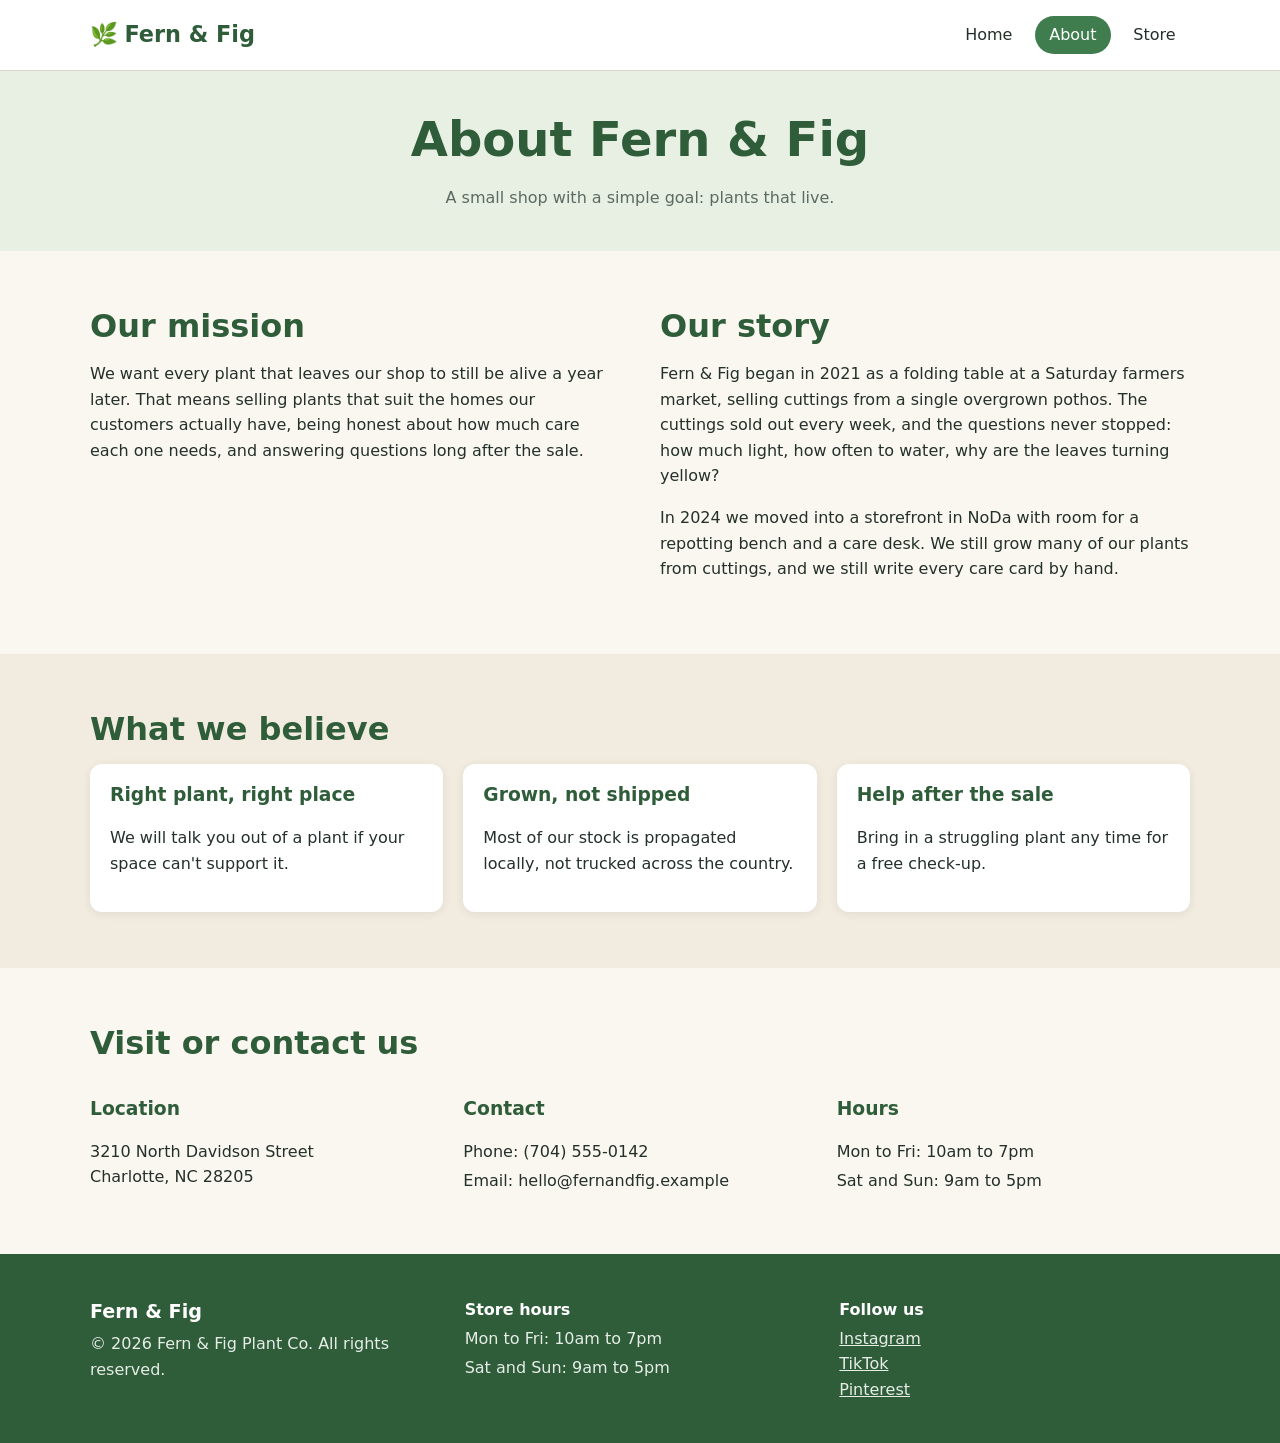
<file: about.html>
<!doctype html>
<html lang="en">
  <head>
    <meta charset="UTF-8" />
    <meta name="viewport" content="width=device-width, initial-scale=1.0" />
    <title>About | Fern &amp; Fig</title>
    <link rel="stylesheet" href="./src/styles/main.css" />
  </head>
  <body>
    <header class="site-header">
      <div class="container header-inner">
        <a class="brand" href="./index.html">
          <span class="brand-mark" aria-hidden="true">🌿</span>
          Fern &amp; Fig
        </a>
        <nav class="site-nav" aria-label="Main navigation">
          <a href="./index.html">Home</a>
          <a href="./about.html" aria-current="page">About</a>
          <a href="./store.html">Store</a>
        </nav>
      </div>
    </header>

    <main>
      <section class="page-banner">
        <div class="container">
          <h1>About Fern &amp; Fig</h1>
          <p>A small shop with a simple goal: plants that live.</p>
        </div>
      </section>

      <section class="section">
        <div class="container about-grid">
          <div>
            <h2>Our mission</h2>
            <p>
              We want every plant that leaves our shop to still be alive a year
              later. That means selling plants that suit the homes our customers
              actually have, being honest about how much care each one needs,
              and answering questions long after the sale.
            </p>
          </div>
          <div>
            <h2>Our story</h2>
            <p>
              Fern &amp; Fig began in 2021 as a folding table at a Saturday
              farmers market, selling cuttings from a single overgrown pothos.
              The cuttings sold out every week, and the questions never stopped:
              how much light, how often to water, why are the leaves turning
              yellow?
            </p>
            <p>
              In 2024 we moved into a storefront in NoDa with room for a
              repotting bench and a care desk. We still grow many of our plants
              from cuttings, and we still write every care card by hand.
            </p>
          </div>
        </div>
      </section>

      <section class="section section-alt">
        <div class="container">
          <h2>What we believe</h2>
          <div class="values-grid">
            <div class="value-card">
              <h3>Right plant, right place</h3>
              <p>
                We will talk you out of a plant if your space can't support it.
              </p>
            </div>
            <div class="value-card">
              <h3>Grown, not shipped</h3>
              <p>
                Most of our stock is propagated locally, not trucked across the
                country.
              </p>
            </div>
            <div class="value-card">
              <h3>Help after the sale</h3>
              <p>Bring in a struggling plant any time for a free check-up.</p>
            </div>
          </div>
        </div>
      </section>

      <section class="section">
        <div class="container contact">
          <h2>Visit or contact us</h2>
          <div class="contact-grid">
            <div>
              <h3>Location</h3>
              <address>
                3210 North Davidson Street<br />
                Charlotte, NC 28205
              </address>
            </div>
            <div>
              <h3>Contact</h3>
              <p>Phone: (704) 555-0142</p>
              <p>Email: hello@fernandfig.example</p>
            </div>
            <div>
              <h3>Hours</h3>
              <p>Mon to Fri: 10am to 7pm</p>
              <p>Sat and Sun: 9am to 5pm</p>
            </div>
          </div>
        </div>
      </section>
    </main>

    <footer class="site-footer">
      <div class="container footer-inner">
        <div>
          <p class="footer-brand">Fern &amp; Fig</p>
          <p>&copy; 2026 Fern &amp; Fig Plant Co. All rights reserved.</p>
        </div>
        <div>
          <p class="footer-heading">Store hours</p>
          <p>Mon to Fri: 10am to 7pm</p>
          <p>Sat and Sun: 9am to 5pm</p>
        </div>
        <div>
          <p class="footer-heading">Follow us</p>
          <ul class="social-links">
            <li><a href="#">Instagram</a></li>
            <li><a href="#">TikTok</a></li>
            <li><a href="#">Pinterest</a></li>
          </ul>
        </div>
      </div>
    </footer>

    <script type="module" src="./src/main.js"></script>
  </body>
</html>
</file>
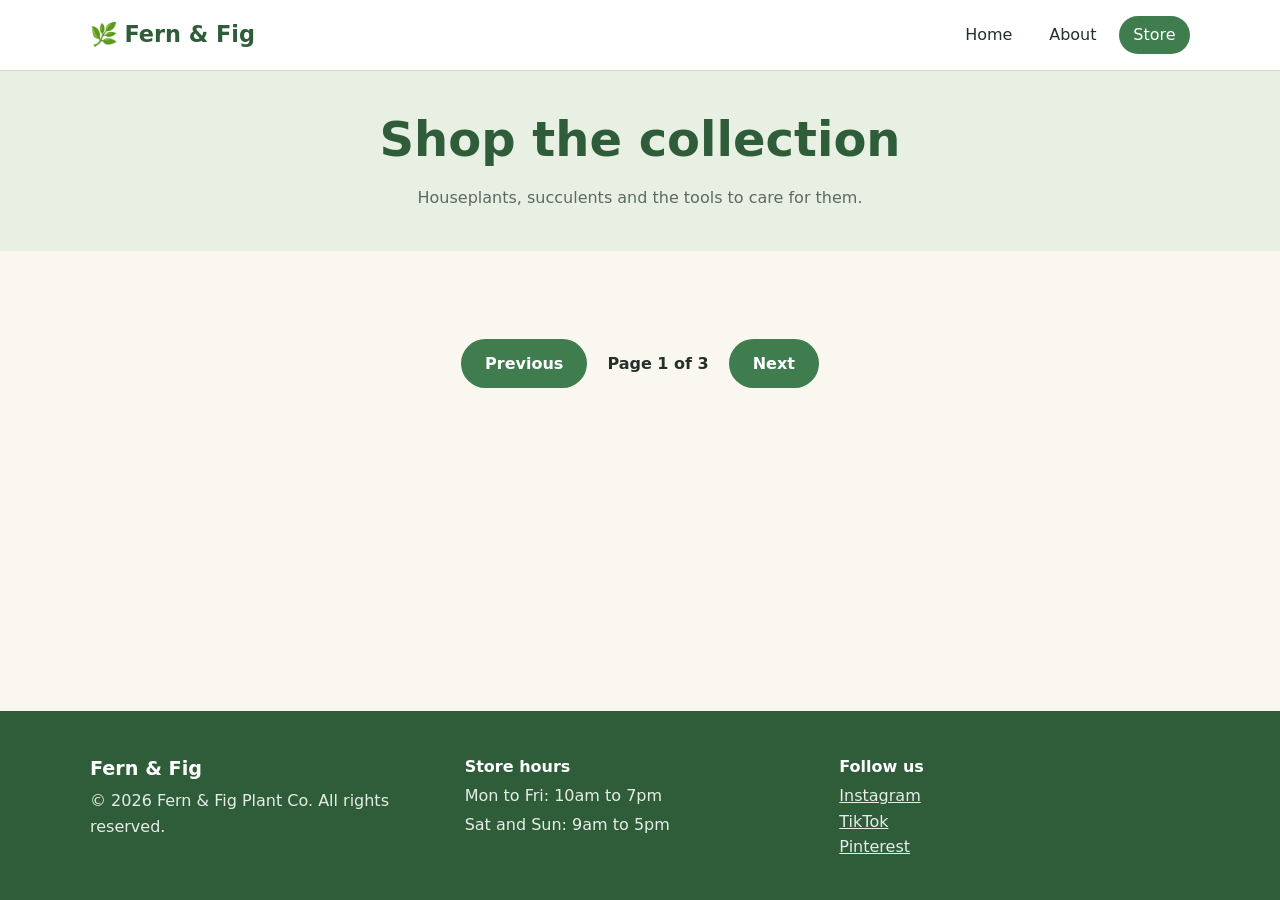
<file: store.html>
<!doctype html>
<html lang="en">
  <head>
    <meta charset="UTF-8" />
    <meta name="viewport" content="width=device-width, initial-scale=1.0" />
    <title>Store | Fern &amp; Fig</title>
    <link rel="stylesheet" href="./src/styles/main.css" />
  </head>
  <body>
    <header class="site-header">
      <div class="container header-inner">
        <a class="brand" href="./index.html">
          <span class="brand-mark" aria-hidden="true">🌿</span>
          Fern &amp; Fig
        </a>
        <nav class="site-nav" aria-label="Main navigation">
          <a href="./index.html">Home</a>
          <a href="./about.html">About</a>
          <a href="./store.html" aria-current="page">Store</a>
        </nav>
      </div>
    </header>

    <main>
      <section class="page-banner">
        <div class="container">
          <h1>Shop the collection</h1>
          <p>Houseplants, succulents and the tools to care for them.</p>
        </div>
      </section>

      <section class="section">
        <div class="container">
          <div id="product-grid" class="product-grid"></div>

          <nav class="pagination" aria-label="Product pages">
            <button id="prev-button" class="button" type="button">
              Previous
            </button>
            <p id="page-indicator" class="page-indicator" aria-live="polite">
              Page 1 of 3
            </p>
            <button id="next-button" class="button" type="button">Next</button>
          </nav>
        </div>
      </section>
    </main>

    <footer class="site-footer">
      <div class="container footer-inner">
        <div>
          <p class="footer-brand">Fern &amp; Fig</p>
          <p>&copy; 2026 Fern &amp; Fig Plant Co. All rights reserved.</p>
        </div>
        <div>
          <p class="footer-heading">Store hours</p>
          <p>Mon to Fri: 10am to 7pm</p>
          <p>Sat and Sun: 9am to 5pm</p>
        </div>
        <div>
          <p class="footer-heading">Follow us</p>
          <ul class="social-links">
            <li><a href="#">Instagram</a></li>
            <li><a href="#">TikTok</a></li>
            <li><a href="#">Pinterest</a></li>
          </ul>
        </div>
      </div>
    </footer>

    <script type="module" src="./src/main.js"></script>
  </body>
</html>
</file>
<file: src/styles/main.css>
/* ---------- Design tokens ---------- */
:root {
  --green-dark: #2f5d3a;
  --green: #3f7d4e;
  --green-light: #e8efe3;
  --cream: #faf7f1;
  --sand: #f1ebe0;
  --terracotta: #c8693f;
  --text: #24302a;
  --text-muted: #5c6b62;
  --border: #ddd5c7;
  --radius: 12px;
  --shadow: 0 2px 10px rgba(36, 48, 42, 0.08);
  --shadow-hover: 0 8px 24px rgba(36, 48, 42, 0.16);
  font-family:
    system-ui,
    -apple-system,
    'Segoe UI',
    Roboto,
    sans-serif;
  color: var(--text);
  line-height: 1.6;
}

/* ---------- Base ---------- */
*,
*::before,
*::after {
  box-sizing: border-box;
}

body {
  margin: 0;
  background: var(--cream);
  display: flex;
  flex-direction: column;
  min-height: 100vh;
}

main {
  flex: 1;
}

img {
  max-width: 100%;
  display: block;
}

h1,
h2,
h3 {
  line-height: 1.2;
  color: var(--green-dark);
}

h1 {
  font-size: clamp(2rem, 5vw, 3rem);
  margin: 0 0 1rem;
}

h2 {
  font-size: clamp(1.5rem, 3vw, 2rem);
  margin: 0 0 1rem;
}

a {
  color: var(--green);
}

.container {
  width: min(1100px, 100% - 2rem);
  margin-inline: auto;
}

.section {
  padding: 3.5rem 0;
}

.section-alt {
  background: var(--sand);
}

/* ---------- Buttons ---------- */
.button {
  display: inline-block;
  padding: 0.75rem 1.5rem;
  border: none;
  border-radius: 999px;
  background: var(--green);
  color: #fff;
  font: inherit;
  font-weight: 600;
  text-decoration: none;
  cursor: pointer;
  transition:
    background-color 0.2s,
    transform 0.2s;
}

.button:hover,
.button:focus-visible {
  background: var(--green-dark);
  transform: translateY(-2px);
}

.button:disabled {
  background: #b9c2bc;
  color: #f4f4f4;
  cursor: not-allowed;
  transform: none;
}

/* ---------- Header ---------- */
.site-header {
  background: #fff;
  border-bottom: 1px solid var(--border);
  position: sticky;
  top: 0;
  z-index: 10;
}

.header-inner {
  display: flex;
  align-items: center;
  justify-content: space-between;
  flex-wrap: wrap;
  gap: 0.75rem;
  padding: 1rem 0;
}

.brand {
  font-size: 1.4rem;
  font-weight: 700;
  color: var(--green-dark);
  text-decoration: none;
  display: flex;
  align-items: center;
  gap: 0.4rem;
}

.site-nav {
  display: flex;
  gap: 0.5rem;
}

.site-nav a {
  padding: 0.4rem 0.9rem;
  border-radius: 999px;
  color: var(--text);
  text-decoration: none;
  font-weight: 500;
  transition: background-color 0.2s;
}

.site-nav a:hover,
.site-nav a:focus-visible {
  background: var(--green-light);
  color: var(--green-dark);
}

.site-nav a[aria-current='page'] {
  background: var(--green);
  color: #fff;
}

/* ---------- Home: hero ---------- */
.hero {
  background: var(--green-light);
  padding: 3rem 0;
}

.hero-inner {
  display: grid;
  grid-template-columns: 1fr 1.2fr;
  align-items: center;
  gap: 2rem;
}

.hero-text p {
  font-size: 1.1rem;
  color: var(--text-muted);
  max-width: 36ch;
}

.eyebrow {
  text-transform: uppercase;
  letter-spacing: 0.08em;
  font-size: 0.85rem !important;
  font-weight: 700;
  color: var(--terracotta) !important;
  margin: 0 0 0.5rem;
}

.hero-image {
  border-radius: var(--radius);
}

.intro,
.cta {
  max-width: 70ch;
  text-align: center;
}

.cta p {
  color: var(--text-muted);
}

/* ---------- Home: categories ---------- */
.category-grid {
  display: grid;
  grid-template-columns: repeat(4, 1fr);
  gap: 1.25rem;
}

.category-card {
  background: #fff;
  border-radius: var(--radius);
  box-shadow: var(--shadow);
  overflow: hidden;
  text-decoration: none;
  color: var(--text);
  transition:
    transform 0.2s,
    box-shadow 0.2s;
}

.category-card:hover,
.category-card:focus-visible {
  transform: translateY(-4px);
  box-shadow: var(--shadow-hover);
}

.category-card h3,
.category-card p {
  margin: 0.75rem 1rem;
}

.category-card p {
  color: var(--text-muted);
  margin-top: 0;
}

/* ---------- Inner page banner ---------- */
.page-banner {
  background: var(--green-light);
  padding: 2.5rem 0;
  text-align: center;
}

.page-banner p {
  color: var(--text-muted);
  margin: 0;
}

/* ---------- About ---------- */
.about-grid {
  display: grid;
  grid-template-columns: 1fr 1fr;
  gap: 2.5rem;
}

.values-grid,
.contact-grid {
  display: grid;
  grid-template-columns: repeat(3, 1fr);
  gap: 1.25rem;
}

.value-card {
  background: #fff;
  padding: 1.25rem;
  border-radius: var(--radius);
  box-shadow: var(--shadow);
}

.value-card h3 {
  margin-top: 0;
}

.contact-grid address {
  font-style: normal;
}

.contact-grid p {
  margin: 0.25rem 0;
}

/* ---------- Store: product grid ---------- */
.product-grid {
  display: grid;
  grid-template-columns: repeat(auto-fill, minmax(200px, 1fr));
  gap: 1.25rem;
}

.product-card {
  background: #fff;
  border-radius: var(--radius);
  box-shadow: var(--shadow);
  overflow: hidden;
  display: flex;
  flex-direction: column;
  transition:
    transform 0.2s,
    box-shadow 0.2s;
}

.product-card:hover {
  transform: translateY(-4px);
  box-shadow: var(--shadow-hover);
}

.product-card img {
  aspect-ratio: 1;
  object-fit: cover;
  width: 100%;
}

.product-body {
  padding: 1rem;
  display: flex;
  flex-direction: column;
  gap: 0.4rem;
  flex: 1;
}

.product-body h3 {
  margin: 0;
  font-size: 1.1rem;
}

.product-body p {
  margin: 0;
  color: var(--text-muted);
  font-size: 0.95rem;
}

.category-badge {
  align-self: flex-start;
  background: var(--green-light);
  color: var(--green-dark);
  font-size: 0.75rem;
  font-weight: 700;
  padding: 0.2rem 0.65rem;
  border-radius: 999px;
}

.product-body .product-price {
  margin-top: auto;
  font-weight: 700;
  font-size: 1.15rem;
  color: var(--terracotta);
}

/* ---------- Store: pagination ---------- */
.pagination {
  display: flex;
  align-items: center;
  justify-content: center;
  gap: 1.25rem;
  margin-top: 2rem;
}

.page-indicator {
  margin: 0;
  font-weight: 600;
  min-width: 8ch;
  text-align: center;
}

/* ---------- Footer ---------- */
.site-footer {
  background: var(--green-dark);
  color: #e6ede7;
  padding: 2.5rem 0;
}

.footer-inner {
  display: grid;
  grid-template-columns: repeat(3, 1fr);
  gap: 1.5rem;
}

.site-footer p {
  margin: 0.2rem 0;
}

.footer-brand,
.footer-heading {
  font-weight: 700;
  color: #fff;
}

.footer-brand {
  font-size: 1.2rem;
}

.social-links {
  list-style: none;
  padding: 0;
  margin: 0;
}

.social-links a {
  color: #e6ede7;
}

.social-links a:hover,
.social-links a:focus-visible {
  color: #fff;
}

/* ---------- Tablet ---------- */
@media (max-width: 900px) {
  .category-grid {
    grid-template-columns: repeat(2, 1fr);
  }

  .values-grid,
  .contact-grid {
    grid-template-columns: 1fr 1fr;
  }
}

/* ---------- Mobile ---------- */
@media (max-width: 640px) {
  .hero-inner,
  .about-grid,
  .values-grid,
  .contact-grid,
  .footer-inner {
    grid-template-columns: 1fr;
  }

  .hero-image {
    order: -1;
  }

  .header-inner {
    justify-content: center;
  }

  .pagination {
    gap: 0.75rem;
  }

  .pagination .button {
    padding: 0.6rem 1.1rem;
  }
}
</file>
